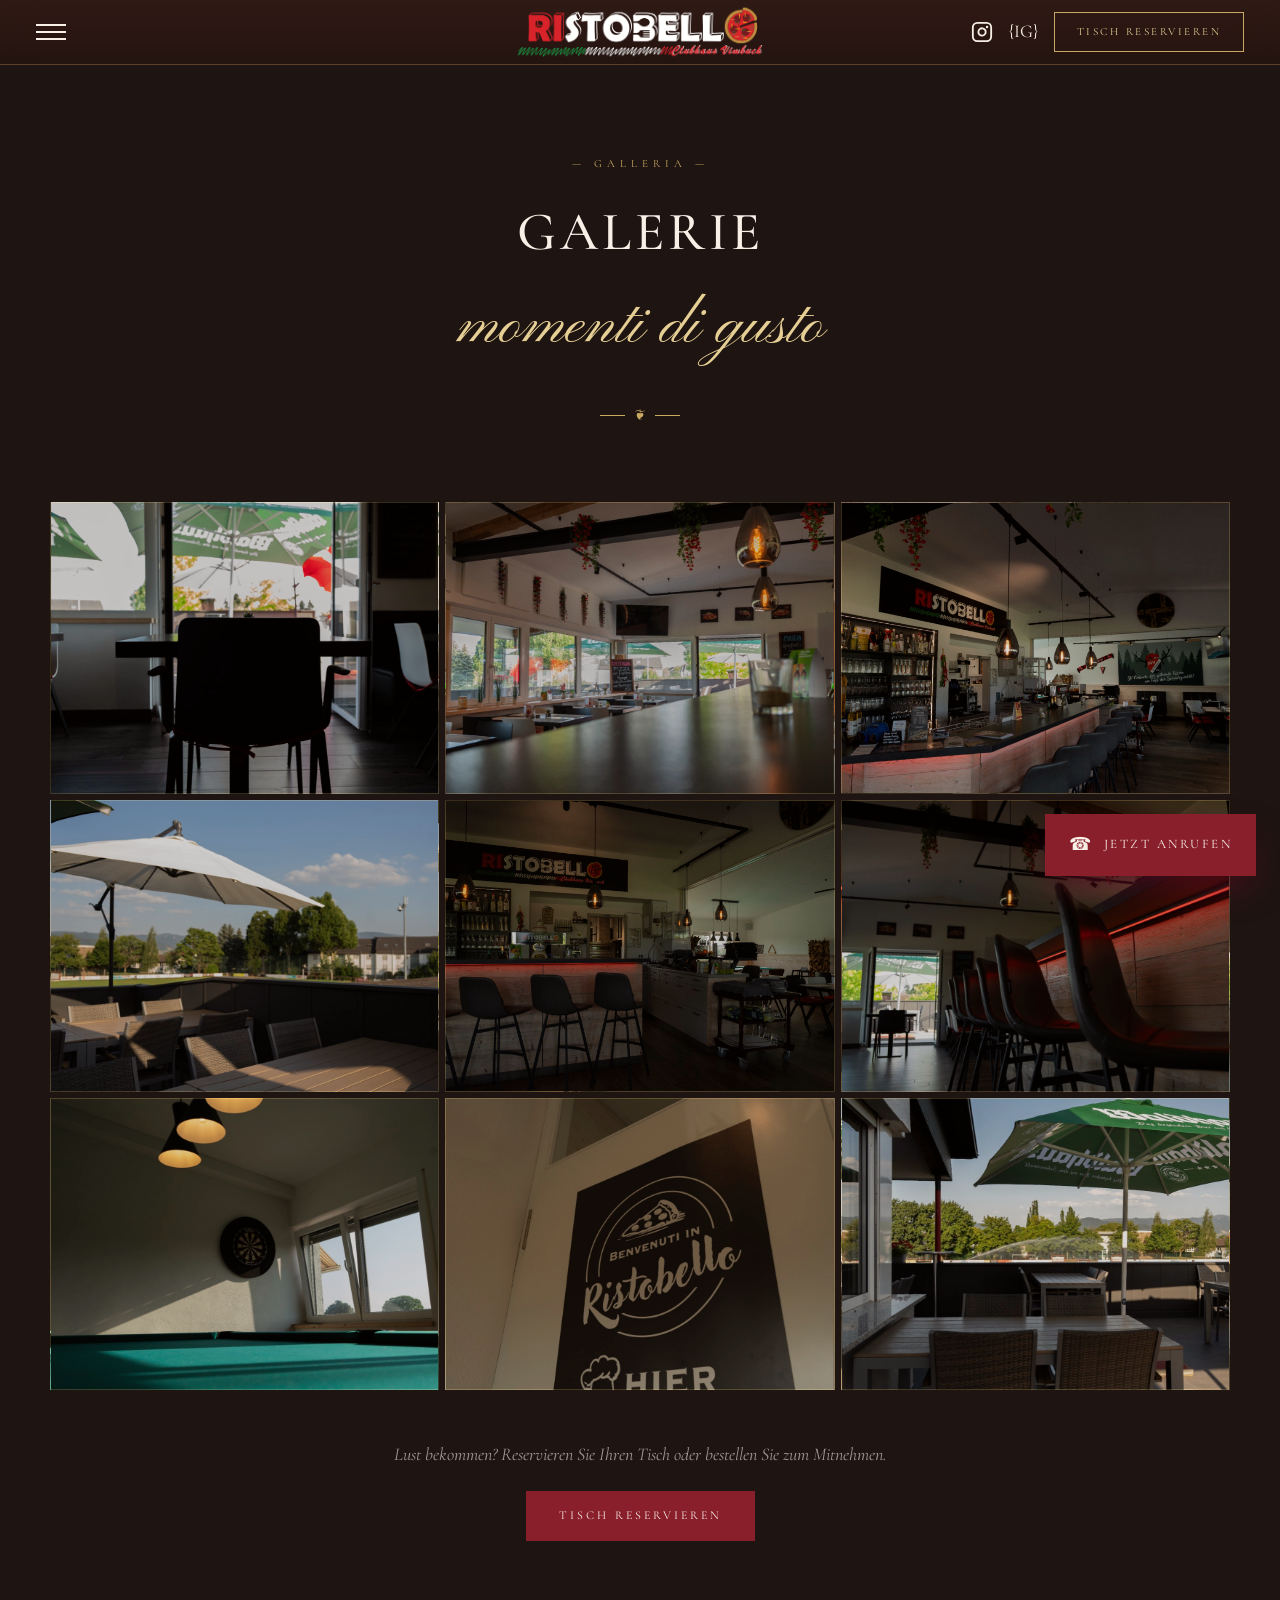
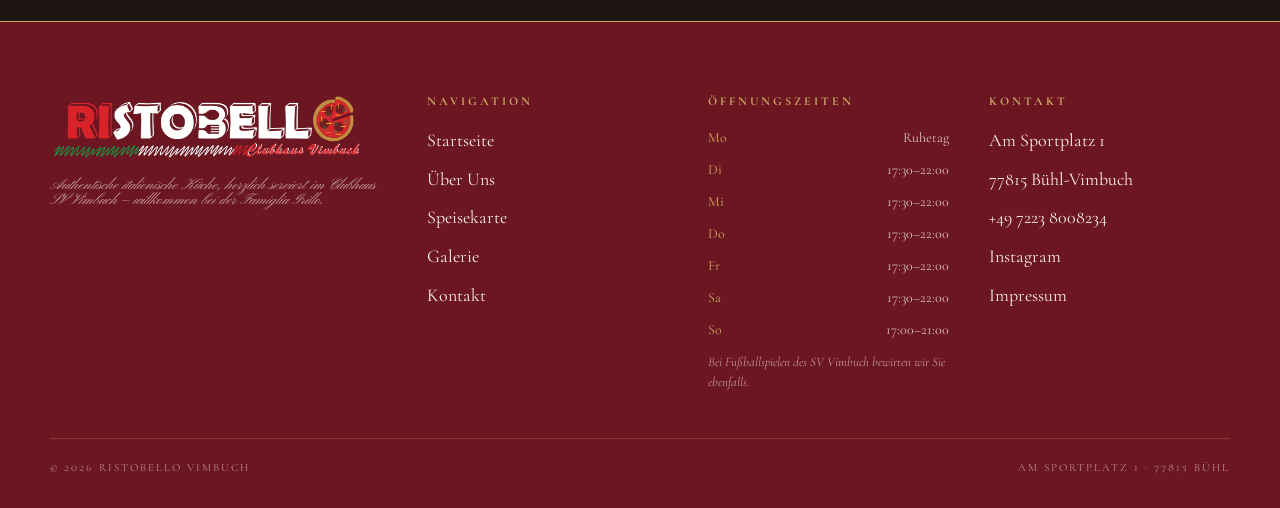
<file: galerie.html>
<!DOCTYPE html>
<html lang="de">
<head>
<meta charset="UTF-8" />
<meta name="viewport" content="width=device-width, initial-scale=1.0" />
<title>Galerie — Ristobello im Clubhaus Vimbuch</title>
<meta name="description" content="Eindrücke aus dem Ristobello Vimbuch: Pizza, Pasta, Dolci und mediterranes Ambiente im Clubhaus SV Vimbuch." />
<link rel="preconnect" href="https://fonts.googleapis.com" />
<link rel="preconnect" href="https://fonts.gstatic.com" crossorigin />
<link href="https://fonts.googleapis.com/css2?family=Cormorant+Garamond:ital,wght@0,400;0,500;0,600;0,700;1,400;1,500&family=Cormorant+SC:wght@400;500;600&family=Pinyon+Script&family=Cinzel:wght@400;500&display=swap" rel="stylesheet" />
<link rel="stylesheet" href="css/styles.css?v=28" />
</head>
<body>
<div class="page-bg"></div>

<nav class="site-nav">
  <div class="nav-inner">
    <div class="nav-left">
      <button class="nav-toggle" aria-label="Menü öffnen">Menü</button>
      <ul class="nav-links">
        <li><a href="index.html">Startseite</a></li>
        <li><a href="ueber-uns.html">Über Uns</a></li>
        <li><a href="speisekarte.html">Speisekarte</a></li>
        <li><a href="galerie.html" class="active">Galerie</a></li>
        <li><a href="kontakt.html">Kontakt</a></li>
      </ul>
    </div>
    <a href="index.html" class="nav-brand"><img src="img/logo.png" alt="Ristobello im Clubhaus Vimbuch" class="nav-logo" /></a>
    <div class="nav-right"><a href="https://www.instagram.com/ristobello2025" target="_blank" rel="noopener" class="nav-ig" aria-label="Instagram"><svg viewBox="0 0 24 24" width="22" height="22" fill="none" stroke="currentColor" stroke-width="2" stroke-linecap="round" stroke-linejoin="round"><rect x="2" y="2" width="20" height="20" rx="5"/><path d="M16 11.37A4 4 0 1 1 12.63 8 4 4 0 0 1 16 11.37z"/><circle cx="17.5" cy="6.5" r="1.3" fill="currentColor" stroke="none"/></svg></a>{IG}<a href="kontakt.html" class="nav-cta">Tisch reservieren</a></div>
  </div>
</nav>

<section class="page-head">
  <div class="section-eyebrow reveal">— Galleria —</div>
  <h2 class="section-title reveal">Galerie</h2>
  <div class="section-script reveal">momenti di gusto</div>
  <span class="section-divider reveal"></span>
</section>

<section class="section" style="padding-top:0;">
  <div class="gallery-grid reveal">
    <div class="gallery-item" style="background-image:url('img/terrasse-2.jpg');"></div>
    <div class="gallery-item" style="background-image:url('img/gastraum.jpg');"></div>
    <div class="gallery-item" style="background-image:url('img/bar.jpg');"></div>
    <div class="gallery-item" style="background-image:url('img/terrasse-1.jpg');"></div>
    <div class="gallery-item" style="background-image:url('img/gastraum-mural.jpg');"></div>
    <div class="gallery-item" style="background-image:url('img/bar-warm.jpg');"></div>
    <div class="gallery-item" style="background-image:url('img/billard.jpg');"></div>
    <div class="gallery-item" style="background-image:url('img/schild-chef.jpg');"></div>
    <div class="gallery-item" style="background-image:url('img/terrasse-3.jpg');"></div>
  </div>

  <div style="text-align:center;margin-top:50px;" class="reveal">
    <p style="color:rgba(248,239,230,0.6);font-style:italic;margin-bottom:22px;">
      Lust bekommen? Reservieren Sie Ihren Tisch oder bestellen Sie zum Mitnehmen.
    </p>
    <a href="kontakt.html" class="btn">Tisch reservieren</a>
  </div>
</section>

<footer class="site-footer">
  <div class="footer-inner">
    <div class="footer-brand">
      <img src="img/logo.png" alt="Ristobello im Clubhaus Vimbuch" class="footer-logo" />
      <p>Authentische italienische Küche, herzlich serviert im Clubhaus SV Vimbuch — willkommen bei der Famiglia Grillo.</p>
    </div>
    <div class="footer-col">
      <h4>Navigation</h4>
      <ul>
        <li><a href="index.html">Startseite</a></li>
        <li><a href="ueber-uns.html">Über Uns</a></li>
        <li><a href="speisekarte.html">Speisekarte</a></li>
        <li><a href="galerie.html">Galerie</a></li>
        <li><a href="kontakt.html">Kontakt</a></li>
      </ul>
    </div>
    <div class="footer-col">
      <h4>Öffnungszeiten</h4>
      <ul class="footer-hours">
        <li><span>Mo</span><span>Ruhetag</span></li>
        <li><span>Di</span><span>17:30–22:00</span></li>
        <li><span>Mi</span><span>17:30–22:00</span></li>
        <li><span>Do</span><span>17:30–22:00</span></li>
        <li><span>Fr</span><span>17:30–22:00</span></li>
        <li><span>Sa</span><span>17:30–22:00</span></li>
        <li><span>So</span><span>17:00–21:00</span></li>
      </ul>
      <p class="footer-hours-note">Bei Fußballspielen des SV Vimbuch bewirten wir Sie ebenfalls.</p>
    </div>
    <div class="footer-col">
      <h4>Kontakt</h4>
      <ul>
        <li>Am Sportplatz 1</li>
        <li>77815 Bühl-Vimbuch</li>
        <li><a href="tel:+4972238008234">+49 7223 8008234</a></li>
        <li><a href="https://www.instagram.com/ristobello2025" target="_blank" rel="noopener">Instagram</a></li>
        <li><a href="kontakt.html#impressum">Impressum</a></li>
      </ul>
    </div>
  </div>
  <div class="footer-bottom">
    <span>© <span data-year>2026</span> Ristobello Vimbuch</span>
    <span>Am Sportplatz 1 · 77815 Bühl</span>
  </div>
</footer>

<a href="tel:+4972238008234" class="call-fab" aria-label="Jetzt anrufen">
  <span class="call-fab-icon">&#9742;</span>
  <span class="call-fab-text">Jetzt anrufen</span>
</a>

<script src="js/main.js?v=28"></script>
</body>
</html>
</file>
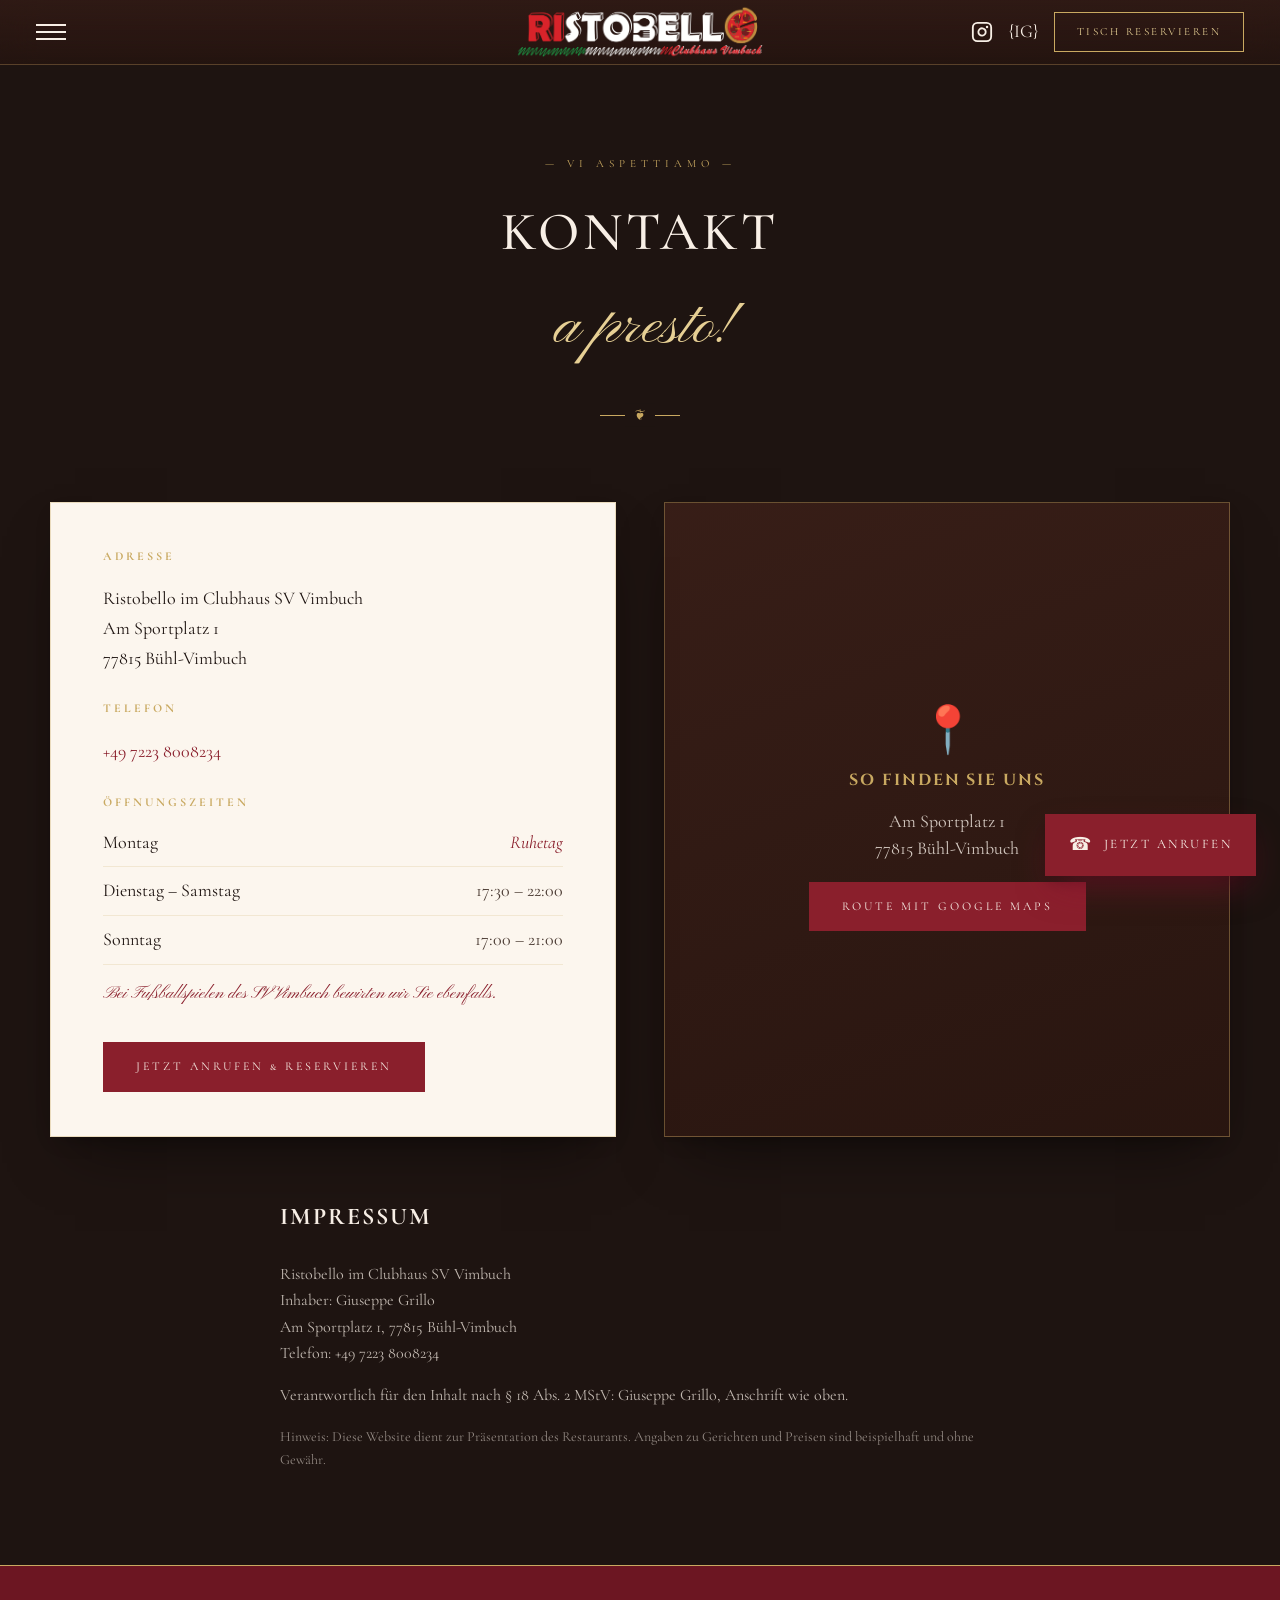
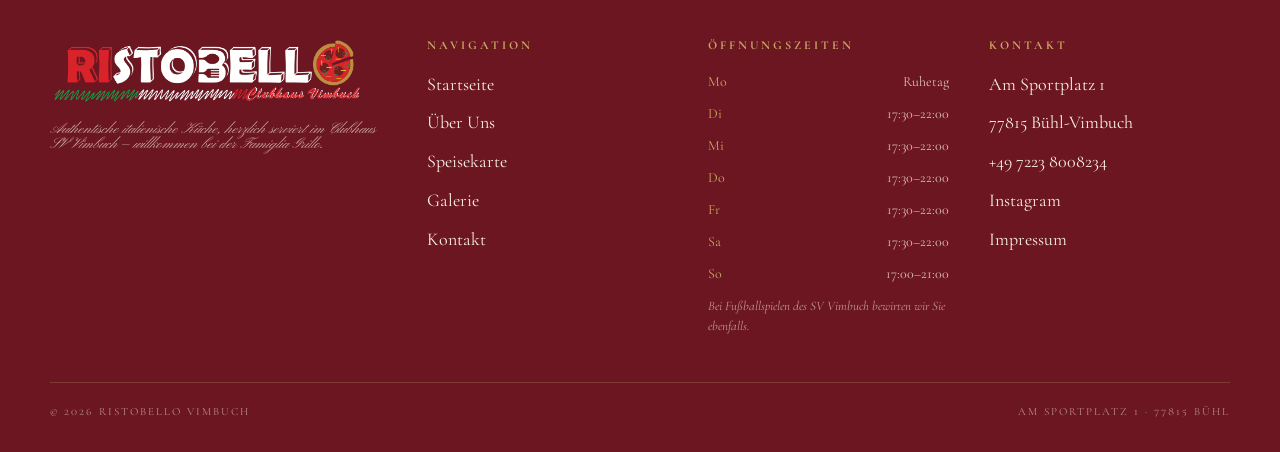
<file: kontakt.html>
<!DOCTYPE html>
<html lang="de">
<head>
<meta charset="UTF-8" />
<meta name="viewport" content="width=device-width, initial-scale=1.0" />
<title>Kontakt — Ristobello im Clubhaus Vimbuch</title>
<meta name="description" content="Kontakt & Reservierung Ristobello im Clubhaus SV Vimbuch — Am Sportplatz 1, 77815 Bühl-Vimbuch, Tel. +49 7223 8008234." />
<link rel="preconnect" href="https://fonts.googleapis.com" />
<link rel="preconnect" href="https://fonts.gstatic.com" crossorigin />
<link href="https://fonts.googleapis.com/css2?family=Cormorant+Garamond:ital,wght@0,400;0,500;0,600;0,700;1,400;1,500&family=Cormorant+SC:wght@400;500;600&family=Pinyon+Script&family=Cinzel:wght@400;500&display=swap" rel="stylesheet" />
<link rel="stylesheet" href="css/styles.css?v=28" />
</head>
<body>
<div class="page-bg"></div>

<nav class="site-nav">
  <div class="nav-inner">
    <div class="nav-left">
      <button class="nav-toggle" aria-label="Menü öffnen">Menü</button>
      <ul class="nav-links">
        <li><a href="index.html">Startseite</a></li>
        <li><a href="ueber-uns.html">Über Uns</a></li>
        <li><a href="speisekarte.html">Speisekarte</a></li>
        <li><a href="galerie.html">Galerie</a></li>
        <li><a href="kontakt.html" class="active">Kontakt</a></li>
      </ul>
    </div>
    <a href="index.html" class="nav-brand"><img src="img/logo.png" alt="Ristobello im Clubhaus Vimbuch" class="nav-logo" /></a>
    <div class="nav-right"><a href="https://www.instagram.com/ristobello2025" target="_blank" rel="noopener" class="nav-ig" aria-label="Instagram"><svg viewBox="0 0 24 24" width="22" height="22" fill="none" stroke="currentColor" stroke-width="2" stroke-linecap="round" stroke-linejoin="round"><rect x="2" y="2" width="20" height="20" rx="5"/><path d="M16 11.37A4 4 0 1 1 12.63 8 4 4 0 0 1 16 11.37z"/><circle cx="17.5" cy="6.5" r="1.3" fill="currentColor" stroke="none"/></svg></a>{IG}<a href="kontakt.html" class="nav-cta">Tisch reservieren</a></div>
  </div>
</nav>

<section class="page-head">
  <div class="section-eyebrow reveal">— Vi aspettiamo —</div>
  <h2 class="section-title reveal">Kontakt</h2>
  <div class="section-script reveal">a presto!</div>
  <span class="section-divider reveal"></span>
</section>

<section class="section" style="padding-top:0;">
  <div class="contact-grid">
    <div class="panel reveal" style="padding:44px clamp(28px,5vw,52px);">
      <div class="contact-block">
        <h4>Adresse</h4>
        <p style="color:var(--c-ink);">Ristobello im Clubhaus SV Vimbuch<br />Am Sportplatz 1<br />77815 Bühl-Vimbuch</p>
      </div>
      <div class="contact-block">
        <h4>Telefon</h4>
        <p><a href="tel:+4972238008234" style="color:var(--c-wine);">+49 7223 8008234</a></p>
      </div>
      <div class="contact-block">
        <h4>Öffnungszeiten</h4>
        <ul class="hours" style="color:var(--c-ink);">
          <li class="is-closed"><span style="color:var(--c-ink);">Montag</span><span style="color:var(--c-wine);">Ruhetag</span></li>
          <li><span style="color:var(--c-ink);">Dienstag – Samstag</span><span style="color:var(--c-ink-soft);">17:30 – 22:00</span></li>
          <li><span style="color:var(--c-ink);">Sonntag</span><span style="color:var(--c-ink-soft);">17:00 – 21:00</span></li>
        </ul>
        <p class="contact-hint" style="color:var(--c-wine);">Bei Fußballspielen des SV Vimbuch bewirten wir Sie ebenfalls.</p>
      </div>
      <a href="tel:+4972238008234" class="btn" style="margin-top:8px;">Jetzt anrufen &amp; reservieren</a>
    </div>

    <div class="map-card reveal">
      <span class="map-pin">&#128205;</span>
      <h4>So finden Sie uns</h4>
      <p>Am Sportplatz 1<br />77815 Bühl-Vimbuch</p>
      <a href="https://www.google.com/maps/dir/?api=1&amp;destination=Ristobello+im+Clubhaus+SV+Vimbuch%2C+Am+Sportplatz+1%2C+77815+B%C3%BChl-Vimbuch"
         target="_blank" rel="noopener" class="btn">Route mit Google Maps</a>
    </div>
  </div>

  <!-- IMPRESSUM -->
  <div class="impressum reveal" id="impressum">
    <h3>Impressum</h3>
    <p>
      Ristobello im Clubhaus SV Vimbuch<br />
      Inhaber: Giuseppe Grillo<br />
      Am Sportplatz 1, 77815 Bühl-Vimbuch<br />
      Telefon: +49 7223 8008234
    </p>
    <p>
      Verantwortlich für den Inhalt nach § 18 Abs. 2 MStV: Giuseppe Grillo, Anschrift wie oben.
    </p>
    <p style="font-size:14px;opacity:0.7;">
      Hinweis: Diese Website dient zur Präsentation des Restaurants. Angaben zu
      Gerichten und Preisen sind beispielhaft und ohne Gewähr.
    </p>
  </div>
</section>

<footer class="site-footer">
  <div class="footer-inner">
    <div class="footer-brand">
      <img src="img/logo.png" alt="Ristobello im Clubhaus Vimbuch" class="footer-logo" />
      <p>Authentische italienische Küche, herzlich serviert im Clubhaus SV Vimbuch — willkommen bei der Famiglia Grillo.</p>
    </div>
    <div class="footer-col">
      <h4>Navigation</h4>
      <ul>
        <li><a href="index.html">Startseite</a></li>
        <li><a href="ueber-uns.html">Über Uns</a></li>
        <li><a href="speisekarte.html">Speisekarte</a></li>
        <li><a href="galerie.html">Galerie</a></li>
        <li><a href="kontakt.html">Kontakt</a></li>
      </ul>
    </div>
    <div class="footer-col">
      <h4>Öffnungszeiten</h4>
      <ul class="footer-hours">
        <li><span>Mo</span><span>Ruhetag</span></li>
        <li><span>Di</span><span>17:30–22:00</span></li>
        <li><span>Mi</span><span>17:30–22:00</span></li>
        <li><span>Do</span><span>17:30–22:00</span></li>
        <li><span>Fr</span><span>17:30–22:00</span></li>
        <li><span>Sa</span><span>17:30–22:00</span></li>
        <li><span>So</span><span>17:00–21:00</span></li>
      </ul>
      <p class="footer-hours-note">Bei Fußballspielen des SV Vimbuch bewirten wir Sie ebenfalls.</p>
    </div>
    <div class="footer-col">
      <h4>Kontakt</h4>
      <ul>
        <li>Am Sportplatz 1</li>
        <li>77815 Bühl-Vimbuch</li>
        <li><a href="tel:+4972238008234">+49 7223 8008234</a></li>
        <li><a href="https://www.instagram.com/ristobello2025" target="_blank" rel="noopener">Instagram</a></li>
        <li><a href="kontakt.html#impressum">Impressum</a></li>
      </ul>
    </div>
  </div>
  <div class="footer-bottom">
    <span>© <span data-year>2026</span> Ristobello Vimbuch</span>
    <span>Am Sportplatz 1 · 77815 Bühl</span>
  </div>
</footer>

<a href="tel:+4972238008234" class="call-fab" aria-label="Jetzt anrufen">
  <span class="call-fab-icon">&#9742;</span>
  <span class="call-fab-text">Jetzt anrufen</span>
</a>

<script src="js/main.js?v=28"></script>
</body>
</html>
</file>
<file: css/styles.css>
/* =========================================================
   Ristobello im Clubhaus Vimbuch
   Style inspired by trevi-rest.de — wine, gold & cream,
   elegant serif typography, painterly dark canvas.
   ========================================================= */

:root {
  --c-wine:        #8a1f2c;   /* primary deep Italian red */
  --c-wine-deep:   #6c1622;   /* hover / footer */
  --c-wine-soft:   #b6485a;   /* accents */
  --c-gold:        #c9a961;   /* gold line / small caps */
  --c-gold-soft:   #e6cf94;   /* script highlights */
  --c-cream:       #f8efe6;   /* card text on dark */
  --c-cream-warm:  #f1e2d4;   /* warm card surface */
  --c-paper:       #fcf6ee;   /* brightest paper card */
  --c-ink:         #1e1411;   /* near-black ink */
  --c-ink-soft:    #4a3a32;   /* soft body text */
  --c-line:        rgba(30, 20, 17, 0.15);

  --font-script:  "Pinyon Script", cursive;
  --font-display: "Cormorant Garamond", "Playfair Display", Georgia, serif;
  --font-body:    "Cormorant Garamond", Georgia, serif;
  --font-ui:      "Cormorant SC", "Cinzel", serif;

  --shadow-card: 0 30px 60px -25px rgba(0,0,0,0.55), 0 8px 20px -10px rgba(0,0,0,0.35);
  --radius: 4px;
  --max: 1180px;
}

* { box-sizing: border-box; }

html, body {
  margin: 0; padding: 0;
  background: var(--c-ink);
  color: var(--c-cream);
  font-family: var(--font-body);
  font-size: 18px;
  line-height: 1.65;
  -webkit-font-smoothing: antialiased;
  text-rendering: optimizeLegibility;
  overflow-x: hidden;
  width: 100%;
}
img { max-width: 100%; display: block; }
a { color: inherit; text-decoration: none; }

/* ---------- Painterly background canvas ---------- */
.page-bg {
  position: fixed; inset: 0; z-index: -1;
  background:
    radial-gradient(ellipse at 18% 8%, rgba(138, 31, 44, 0.45), transparent 55%),
    radial-gradient(ellipse at 85% 92%, rgba(201, 169, 97, 0.20), transparent 55%),
    linear-gradient(135deg, #1c100d 0%, #2a1410 45%, #170b09 100%);
}
.page-bg::before {
  content: ""; position: absolute; inset: 0;
  background-image: url("https://images.unsplash.com/photo-1498579150354-977475b7ea0b?auto=format&fit=crop&w=1600&q=60");
  background-size: cover; background-position: center;
  opacity: 0.06; mix-blend-mode: luminosity;
}

/* ---------- Navigation ---------- */
.site-nav {
  position: sticky; top: 0; z-index: 50;
  background: linear-gradient(180deg, rgba(58, 30, 24, 0.60) 0%, rgba(42, 21, 16, 0.44) 100%);
  backdrop-filter: blur(20px) saturate(1.3);
  -webkit-backdrop-filter: blur(20px) saturate(1.3);
  border-bottom: 1px solid rgba(201, 169, 97, 0.28);
  transition: background 0.3s ease;
}
.nav-inner {
  position: relative; max-width: 1280px; margin: 0 auto;
  min-height: 64px; padding: 10px 36px;
  display: flex; align-items: center; justify-content: space-between;
}
.nav-brand {
  position: absolute; left: 50%; top: 50%; transform: translate(-50%, -50%);
  display: flex; align-items: center; justify-content: center;
}
.nav-logo { height: 56px; width: auto; display: block; transition: transform 0.35s ease, filter 0.35s ease; }
.nav-brand:hover .nav-logo { transform: scale(1.04); filter: drop-shadow(0 6px 16px rgba(0,0,0,0.45)); }
.nav-left { display: flex; align-items: center; }
.nav-right { display: flex; align-items: center; gap: 16px; }
.nav-ig { display: inline-flex; align-items: center; color: var(--c-cream); transition: color 0.3s ease, transform 0.3s ease; }
.nav-ig:hover { color: var(--c-gold); transform: translateY(-1px); }
/* Menu links open as a drop panel (burger at all widths) */
.nav-links {
  position: absolute; top: 100%; left: 0; right: 0;
  display: flex; flex-direction: column; gap: 0; margin: 0; padding: 0;
  list-style: none;
  font-family: var(--font-ui); font-size: 13px;
  letter-spacing: 3px; text-transform: uppercase;
  background: linear-gradient(180deg, rgba(42,21,16,0.97), rgba(28,14,11,0.97));
  backdrop-filter: blur(16px); -webkit-backdrop-filter: blur(16px);
  max-height: 0; overflow: hidden; transition: max-height 0.45s ease;
  box-shadow: 0 24px 50px -20px rgba(0,0,0,0.6);
}
.nav-links.open { max-height: 440px; }
.nav-links li { width: 100%; text-align: center; }
.nav-links a {
  display: block; padding: 17px 0; white-space: nowrap;
  color: rgba(248, 239, 230, 0.85);
  border-top: 1px solid rgba(201,169,97,0.12);
  transition: color 0.25s ease, background 0.25s ease, letter-spacing 0.25s ease;
}
.nav-links li:first-child a { border-top: none; }
.nav-links a:hover, .nav-links a.active {
  color: var(--c-gold-soft); background: rgba(201,169,97,0.07); letter-spacing: 4px;
}

.nav-toggle {
  display: inline-flex; position: relative;
  width: 30px; height: 18px; padding: 0;
  background: none; border: none; cursor: pointer;
  font-size: 0; color: var(--c-cream);
  transition: color 0.25s ease;
}
.nav-toggle::before {
  content: ""; position: absolute; left: 0; right: 0; top: 50%;
  height: 2px; background: currentColor; transform: translateY(-50%);
  box-shadow: 0 -7px 0 currentColor, 0 7px 0 currentColor;
}
.nav-toggle:hover { color: var(--c-gold-soft); }

.nav-cta {
  display: inline-block; padding: 10px 22px; white-space: nowrap;
  font-family: var(--font-ui); font-size: 11px; letter-spacing: 2.5px;
  text-transform: uppercase; color: var(--c-gold-soft);
  border: 1px solid var(--c-gold); background: transparent;
  transition: background 0.3s ease, color 0.3s ease, transform 0.3s ease;
}
.nav-cta:hover { background: var(--c-gold); color: var(--c-ink); transform: translateY(-1px); }

/* ---------- Buttons ---------- */
.btn {
  display: inline-block; padding: 14px 32px;
  font-family: var(--font-ui); font-size: 12px;
  letter-spacing: 3px; text-transform: uppercase;
  border: 1px solid var(--c-wine); background: var(--c-wine);
  color: var(--c-cream); cursor: pointer; transition: all 0.3s ease; text-align: center;
}
.btn:hover { background: var(--c-wine-deep); border-color: var(--c-gold); color: var(--c-gold-soft); transform: translateY(-1px); }
.btn-gold { background: transparent; border-color: var(--c-gold); color: var(--c-ink); }
.btn-gold:hover { background: var(--c-gold); color: var(--c-ink); border-color: var(--c-gold); }
.btn-ghost { background: transparent; border-color: rgba(248,239,230,0.5); color: var(--c-cream); }
.btn-ghost:hover { background: var(--c-cream); color: var(--c-ink); border-color: var(--c-cream); }

/* ---------- Paper panel ---------- */
.panel {
  background: var(--c-paper); color: var(--c-ink);
  border: 1px solid rgba(201, 169, 97, 0.35);
  box-shadow: var(--shadow-card); position: relative;
}
.panel-mark {
  position: absolute; top: 18px; left: 24px;
  font-family: var(--font-ui); font-size: 10px; letter-spacing: 3px;
  color: var(--c-ink-soft); opacity: 0.5;
}
.panel-mark.right { left: auto; right: 24px; }

/* ---------- Hero ---------- */
.hero { min-height: calc(100vh - 95px); display: flex; align-items: center; justify-content: center; padding: 60px 32px; }
.hero-grid { width: 100%; max-width: var(--max); display: grid; grid-template-columns: 1.1fr 0.9fr; gap: 40px; align-items: stretch; }
.hero-card { padding: 72px 64px; display: flex; flex-direction: column; justify-content: center; text-align: center; }
.hero-eyebrow { font-family: var(--font-ui); font-size: 10px; letter-spacing: 5px; color: var(--c-wine); text-transform: uppercase; margin-bottom: 22px; }
.hero-eyebrow::before, .hero-eyebrow::after { content: "—"; margin: 0 12px; color: var(--c-gold); }
.hero-title { font-family: var(--font-display); font-weight: 500; font-size: clamp(44px, 6vw, 74px); line-height: 1; letter-spacing: 4px; margin: 0 0 6px; text-transform: uppercase; color: var(--c-ink); }
.hero-script { font-family: var(--font-script); font-size: clamp(52px, 7vw, 88px); color: var(--c-wine); line-height: 1; margin: -6px 0 24px; display: inline-flex; align-items: center; justify-content: center; gap: 18px; }
.hero-script::before, .hero-script::after { content: "\2766"; color: var(--c-gold); font-size: 22px; font-family: serif; }
.hero-text { font-family: var(--font-body); font-size: 18px; line-height: 1.75; color: var(--c-ink-soft); margin: 0 auto 22px; max-width: 460px; }
.hero-signature { font-family: var(--font-script); font-size: 26px; color: var(--c-wine); margin-bottom: 26px; }
.hero-ctas { display: flex; gap: 16px; justify-content: center; flex-wrap: wrap; }
.hero-image { background-size: cover; background-position: center; border: 1px solid rgba(201,169,97,0.4); box-shadow: var(--shadow-card); min-height: 420px; }

/* ---------- Sections ---------- */
.section { padding: 80px 32px; }
.section-inner { max-width: var(--max); margin: 0 auto; }
.section-eyebrow { font-family: var(--font-ui); font-size: 11px; letter-spacing: 5px; color: var(--c-gold); text-transform: uppercase; text-align: center; margin-bottom: 14px; }
.section-title { font-family: var(--font-display); font-size: clamp(34px, 4.5vw, 54px); text-align: center; text-transform: uppercase; letter-spacing: 4px; color: var(--c-cream); margin: 0 0 10px; font-weight: 500; }
.section-script { font-family: var(--font-script); font-size: clamp(40px, 5vw, 62px); color: var(--c-gold-soft); text-align: center; margin: -10px 0 36px; }
.section-divider { display: block; margin: 0 auto 56px; width: 80px; height: 1px; background: var(--c-gold); position: relative; }
.section-divider::after { content: "\2766"; position: absolute; top: 50%; left: 50%; transform: translate(-50%,-50%); background: var(--c-ink); padding: 0 10px; color: var(--c-gold); font-size: 14px; }

/* ---------- Payment / welcome notice ---------- */
.payment-notice {
  background: var(--c-cream-warm); border: 1px solid var(--c-gold);
  padding: 26px 30px; max-width: 720px; margin: 0 auto;
  text-align: center; font-family: var(--font-body); color: var(--c-ink);
  font-size: 17px; font-style: italic; position: relative;
}
.payment-notice::before {
  content: "Liebe Gäste"; position: absolute; top: -12px; left: 50%; transform: translateX(-50%);
  background: var(--c-wine); color: var(--c-cream); font-family: var(--font-ui);
  font-size: 10px; letter-spacing: 3px; text-transform: uppercase; padding: 4px 16px; font-style: normal;
}

/* ---------- Split ---------- */
.split { display: grid; grid-template-columns: 1fr 1fr; gap: 56px; align-items: center; }
.split.reverse .split-img { order: 2; }
.split-img { min-height: 460px; background-size: cover; background-position: center; border: 1px solid rgba(201,169,97,0.4); box-shadow: var(--shadow-card); }
.split-content h3 { font-family: var(--font-display); font-size: 34px; letter-spacing: 2px; text-transform: uppercase; color: var(--c-cream); margin: 0 0 8px; font-weight: 500; }
.split-content .script-accent { font-family: var(--font-script); font-size: 34px; color: var(--c-gold-soft); display: block; margin-bottom: 18px; }
.split-content p { color: rgba(248,239,230,0.82); margin: 0 0 16px; }

/* ---------- Highlight tiles ---------- */
.menu-hero { display: grid; grid-template-columns: repeat(3, 1fr); gap: 14px; margin-bottom: 50px; }
.menu-hero-tile { height: 320px; background-size: cover; background-position: center; position: relative; }
.menu-hero-tile::after { content: ""; position: absolute; inset: 0; background: linear-gradient(180deg, rgba(0,0,0,0.05), rgba(20,8,6,0.62)); }
.menu-hero-tile span { position: absolute; bottom: 22px; left: 50%; transform: translateX(-50%); z-index: 2; font-family: var(--font-script); color: var(--c-cream); font-size: 38px; text-shadow: 0 2px 12px rgba(0,0,0,0.6); }

/* ---------- Quote ---------- */
.quote-section { text-align: center; max-width: 780px; margin: 0 auto; }
.quote-section .quote { font-family: var(--font-script); font-size: clamp(34px,5vw,48px); color: var(--c-gold-soft); line-height: 1.2; margin: 18px 0; }
.quote-section .quote-author { color: rgba(248,239,230,0.7); font-style: italic; font-size: 15px; letter-spacing: 2px; text-transform: uppercase; font-family: var(--font-ui); }

/* ---------- Page head (subpages) ---------- */
.page-head { text-align: center; padding: 90px 32px 30px; }

/* ---------- Speisekarte ---------- */
.menu-wrap { max-width: 920px; margin: 0 auto; }
.menu-card { position: relative; background: var(--c-paper); color: var(--c-ink); border: 1px solid rgba(201,169,97,0.35); box-shadow: var(--shadow-card); padding: 48px clamp(28px, 5vw, 60px) 62px; margin-bottom: 32px; }
.chef-sticker.menu-seal { width: clamp(76px, 10vw, 100px); right: 16px; bottom: -20px; transform: rotate(-8deg); z-index: 5; }
.chef-seal-defs { position: absolute; width: 0; height: 0; overflow: hidden; }
.menu-cat { font-family: var(--font-display); font-size: 30px; text-transform: uppercase; letter-spacing: 3px; color: var(--c-ink); text-align: center; margin: 0 0 4px; font-weight: 600; }
.menu-cat-script { font-family: var(--font-script); font-size: 30px; color: var(--c-gold); text-align: center; margin-bottom: 28px; }
.menu-cta { text-align: center; padding: 36px 28px; margin-bottom: 32px; border: 1px solid rgba(201,169,97,0.5); background: linear-gradient(160deg, rgba(58,30,24,0.92), rgba(42,21,16,0.92)); }
.menu-cta .menu-cta-script { font-family: var(--font-script); font-size: 32px; color: var(--c-gold); display: block; margin-bottom: 6px; }
.menu-cta p { margin: 0; color: rgba(248,239,230,0.9); font-size: 19px; font-style: italic; }
.m-item { display: flex; align-items: baseline; gap: 6px; margin-bottom: 6px; }
.m-item .m-name { font-family: var(--font-display); font-size: 21px; color: var(--c-ink); font-weight: 600; }
.m-item .m-dots { flex: 1; border-bottom: 1px dotted rgba(30,20,17,0.35); transform: translateY(-4px); }
.m-item .m-price { font-family: var(--font-display); font-size: 20px; color: var(--c-wine); font-weight: 600; white-space: nowrap; }
.m-desc { color: var(--c-ink-soft); font-size: 16px; font-style: italic; margin: 0 0 20px; max-width: 80%; }
.m-item .m-name .m-code { font-family: var(--font-ui); font-size: 11px; font-weight: 400; letter-spacing: 1px; color: rgba(30,20,17,0.42); vertical-align: super; margin-left: 3px; }

/* ---------- Gallery ---------- */
.gallery-grid { display: grid; grid-template-columns: repeat(3, 1fr); gap: 6px; max-width: var(--max); margin: 0 auto; }
.gallery-item { aspect-ratio: 4/3; background-size: cover; background-position: center; position: relative; overflow: hidden; border: 1px solid rgba(201,169,97,0.25); }
.gallery-item::after { content: ""; position: absolute; inset: 0; background: rgba(20,8,6,0.15); transition: background 0.4s ease; }
.gallery-item img, .gallery-item { transition: transform 0.6s ease; }
.gallery-item:hover { transform: scale(1.02); }
.gallery-item:hover::after { background: rgba(20,8,6,0); }

/* ---------- Contact ---------- */
.contact-grid { display: grid; grid-template-columns: 1fr 1fr; gap: 48px; max-width: var(--max); margin: 0 auto; align-items: stretch; }
.contact-block { margin-bottom: 26px; }
.contact-block h4 { font-family: var(--font-ui); font-size: 12px; letter-spacing: 3px; text-transform: uppercase; color: var(--c-gold); margin: 0 0 6px; }
.contact-block p, .contact-block a { color: rgba(248,239,230,0.85); font-size: 18px; }
.contact-block a:hover { color: var(--c-gold-soft); }
.hours { list-style: none; margin: 0; padding: 0; }
.hours li { display: flex; justify-content: space-between; padding: 9px 0; border-bottom: 1px solid rgba(201,169,97,0.2); }
.hours li span:first-child { color: var(--c-cream); }
.hours li span:last-child { color: rgba(248,239,230,0.7); }
.hours .is-closed span:last-child { color: var(--c-wine-soft); font-style: italic; }
.contact-hint { font-family: var(--font-script); font-size: 24px; color: var(--c-gold-soft); margin-top: 14px; }
.contact-map { border: 1px solid rgba(201,169,97,0.4); box-shadow: var(--shadow-card); min-height: 440px; }
.contact-map iframe { width: 100%; height: 100%; min-height: 440px; border: 0; display: block; filter: sepia(0.15) saturate(0.9); }
.map-card { display: flex; flex-direction: column; align-items: center; justify-content: center; text-align: center; gap: 14px; min-height: 440px; padding: 48px 32px; border: 1px solid rgba(201,169,97,0.4); box-shadow: var(--shadow-card); background: linear-gradient(160deg, rgba(58,30,24,0.92), rgba(42,21,16,0.92)); }
.map-card .map-pin { font-size: 46px; line-height: 1; }
.map-card h4 { font-family: 'Cinzel', serif; letter-spacing: 0.12em; text-transform: uppercase; font-size: 16px; color: var(--c-gold); margin: 0; }
.map-card p { color: rgba(248,239,230,0.82); font-size: 18px; margin: 0 0 6px; line-height: 1.5; }
.impressum { max-width: 720px; margin: 60px auto 0; color: rgba(248,239,230,0.75); font-size: 16px; }
.impressum h3 { font-family: var(--font-display); color: var(--c-cream); letter-spacing: 2px; text-transform: uppercase; font-size: 24px; }

/* ---------- Footer ---------- */
.site-footer { background: var(--c-wine-deep); color: var(--c-cream); padding: 70px 32px 30px; border-top: 1px solid var(--c-gold); }
.footer-inner { max-width: var(--max); margin: 0 auto; display: grid; grid-template-columns: 1.4fr 1fr 1fr 1fr; gap: 40px; padding-bottom: 46px; border-bottom: 1px solid rgba(201,169,97,0.25); }
.footer-brand { font-family: var(--font-script); font-size: 40px; line-height: 1; }
.footer-logo { height: 70px; width: auto; display: block; margin-bottom: 16px; }
.footer-brand small { display: block; font-family: var(--font-ui); font-size: 9px; letter-spacing: 4px; text-transform: uppercase; color: var(--c-gold); margin: 6px 0 14px; }
.footer-brand p { font-size: 15px; color: rgba(248,239,230,0.7); font-style: italic; }
.footer-col h4 { font-family: var(--font-ui); font-size: 12px; letter-spacing: 3px; text-transform: uppercase; color: var(--c-gold); margin: 0 0 14px; }
.footer-col ul { list-style: none; margin: 0; padding: 0; }
.footer-col li { margin-bottom: 9px; }
.footer-col a:hover { color: var(--c-gold-soft); }
.footer-hours li { display: flex; justify-content: space-between; gap: 14px; font-size: 14px; color: rgba(248,239,230,0.8); }
.footer-hours li span:first-child { color: var(--c-gold); }
.footer-hours-note { margin: 12px 0 0; font-size: 13px; font-style: italic; line-height: 1.5; color: rgba(248,239,230,0.6); }

/* "Hier kocht der Chef" seal — dropped onto photos as a playful accent */
.chef-sticker {
  position: absolute; z-index: 6;
  width: clamp(96px, 12vw, 138px); height: auto;
  transform: rotate(-10deg);
  filter: drop-shadow(0 8px 22px rgba(0,0,0,0.5));
  pointer-events: none;
}
@media (max-width: 600px) { .chef-sticker { width: 82px; } }

/* Speisekarte: echte Gerichte als sichtbare Foto-Streifen zwischen den Kategorien */
.food-strip { width: 100%; margin: 6px 0 32px; display: grid; grid-template-columns: repeat(3, 1fr); gap: 14px; }
.food-strip .fs-img {
  aspect-ratio: 4 / 3; background-size: cover; background-position: center;
  border: 1px solid rgba(201,169,97,0.4); box-shadow: var(--shadow-card);
  border-radius: 4px; transition: transform 0.5s cubic-bezier(0.2,0.7,0.15,1);
}
.food-strip .fs-img:hover { transform: scale(1.03); }
@media (max-width: 767px) {
  .food-strip { grid-template-columns: 1fr 1fr; gap: 10px; }
}
.footer-bottom { max-width: var(--max); margin: 20px auto 0; display: flex; justify-content: space-between; font-family: var(--font-ui); font-size: 11px; letter-spacing: 2px; text-transform: uppercase; color: rgba(248,239,230,0.55); }

/* ---------- Floating call button ---------- */
.call-fab {
  position: fixed; right: 24px; bottom: 24px; z-index: 60;
  display: inline-flex; align-items: center; gap: 10px; padding: 16px 24px;
  background: var(--c-wine); color: var(--c-cream);
  font-family: var(--font-ui); font-size: 13px; letter-spacing: 2.5px; text-transform: uppercase;
  box-shadow: 0 16px 36px -10px rgba(138,16,48,0.6), 0 6px 16px -4px rgba(0,0,0,0.4);
  transition: all 0.3s ease;
}
.call-fab:hover { background: var(--c-wine-deep); color: var(--c-gold-soft); transform: translateY(-3px) scale(1.03); }
.call-fab-icon { font-size: 18px; }

/* ---------- Reveal ---------- */
.reveal { opacity: 0; transform: translateY(26px); transition: opacity 0.8s ease, transform 0.8s ease; }
.reveal.is-visible { opacity: 1; transform: none; }

/* ---------- Responsive ---------- */
@media (max-width: 960px) {
  .hero-grid, .split, .contact-grid { grid-template-columns: 1fr; }
  .split.reverse .split-img { order: 0; }
  .hero-image, .split-img { min-height: 320px; }
  .footer-inner { grid-template-columns: 1fr 1fr; }
  .menu-hero { grid-template-columns: 1fr; }
  .menu-hero-tile { height: 220px; }
}
@media (max-width: 720px) {
  .nav-inner { min-height: 56px; padding: 8px 20px; }
  .nav-logo { height: 44px; }
  .nav-cta { display: none; }
  .hero-card { padding: 50px 30px; }
  .footer-inner { grid-template-columns: 1fr; gap: 30px; }
  .footer-bottom { flex-direction: column; gap: 8px; text-align: center; }
  .m-desc { max-width: 100%; }
  .call-fab-text { display: none; }
  .call-fab { padding: 16px; border-radius: 50%; }
}
@media (max-width: 560px) {
  .gallery-grid { grid-template-columns: 1fr 1fr; }
  .section { padding: 56px 22px; }
}
/* Phone performance: drop expensive blur / blend-mode / shadow compositing */
@media (max-width: 767px) {
  /* Keep the same frosted-glass nav as desktop, just a lighter blur so it
     stays smooth on phones (page-bg, shadows and translucency all restored
     for full visual parity with the PC version). */
  .site-nav {
    backdrop-filter: blur(10px) saturate(1.2);
    -webkit-backdrop-filter: blur(10px) saturate(1.2);
  }
}
@media (prefers-reduced-motion: reduce) {
  * { animation: none !important; transition: none !important; }
  .reveal { opacity: 1; transform: none; }
}
</file>
